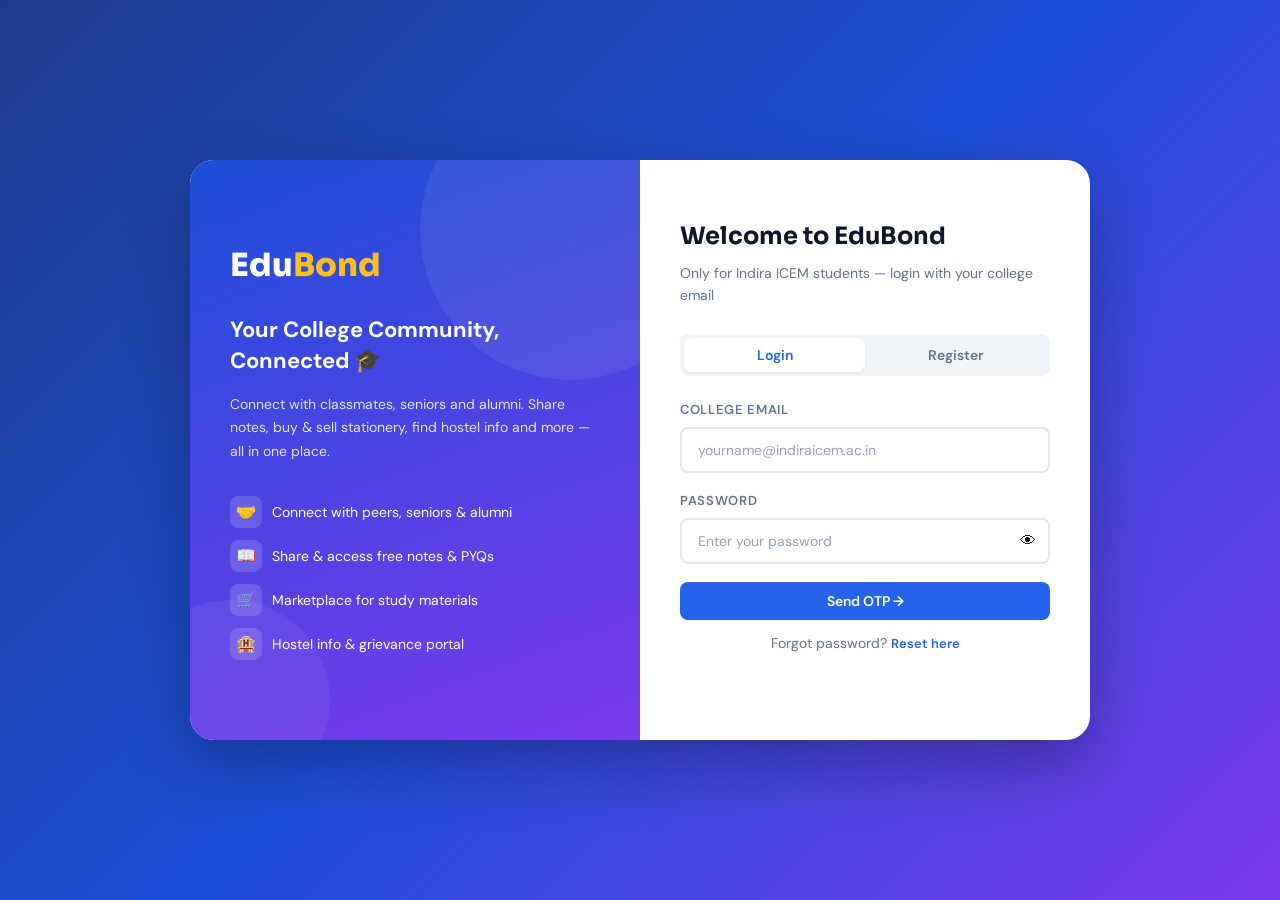
<file: index.html>
<!DOCTYPE html>
<html lang="en">
<head>
  <meta charset="UTF-8" />
  <meta name="viewport" content="width=device-width, initial-scale=1.0" />
  <title>EduBond – Login</title>
  <link rel="stylesheet" href="style.css" />
  <style>
    body { background: linear-gradient(135deg, #1e3a8a 0%, #1d4ed8 50%, #7c3aed 100%); min-height: 100vh; display: flex; align-items: center; justify-content: center; padding: 24px; }
    .auth-container { display: flex; width: 100%; max-width: 900px; border-radius: 24px; overflow: hidden; box-shadow: 0 24px 64px rgba(0,0,0,0.3); background: var(--surface); min-height: 580px; }
    .auth-left {
      flex: 1;
      background: linear-gradient(160deg, #1d4ed8, #7c3aed);
      padding: 48px 40px;
      display: flex; flex-direction: column; justify-content: center;
      color: #fff;
      position: relative;
      overflow: hidden;
    }
    .auth-left::before {
      content: '';
      position: absolute;
      width: 300px; height: 300px;
      background: rgba(255,255,255,0.07);
      border-radius: 50%;
      top: -80px; right: -80px;
    }
    .auth-left::after {
      content: '';
      position: absolute;
      width: 200px; height: 200px;
      background: rgba(255,255,255,0.05);
      border-radius: 50%;
      bottom: -60px; left: -60px;
    }
    .auth-logo { font-family: var(--font-head); font-size: 32px; font-weight: 800; margin-bottom: 24px; position: relative; z-index: 1; }
    .auth-logo span { color: #fbbf24; }
    .auth-tagline { font-size: 22px; font-weight: 700; line-height: 1.4; margin-bottom: 16px; position: relative; z-index: 1; }
    .auth-desc { font-size: 14px; opacity: 0.85; line-height: 1.7; position: relative; z-index: 1; }
    .auth-features { margin-top: 32px; display: flex; flex-direction: column; gap: 12px; position: relative; z-index: 1; }
    .auth-feature { display: flex; align-items: center; gap: 10px; font-size: 14px; }
    .auth-feature .icon { width: 32px; height: 32px; background: rgba(255,255,255,0.15); border-radius: 8px; display: flex; align-items: center; justify-content: center; font-size: 16px; }
    .auth-right { flex: 1; padding: 48px 40px; display: flex; flex-direction: column; justify-content: center; overflow-y: auto; }
    .auth-right h2 { font-size: 24px; margin-bottom: 6px; }
    .auth-right p { color: var(--text-muted); font-size: 14px; margin-bottom: 28px; }
    .tabs-auth { display: flex; gap: 0; background: var(--surface2); border-radius: var(--radius-sm); padding: 4px; margin-bottom: 24px; }
    .tab-auth { flex: 1; padding: 8px 16px; border: none; background: none; border-radius: var(--radius-sm); font-family: var(--font-body); font-size: 14px; font-weight: 600; cursor: pointer; color: var(--text-muted); transition: all 0.2s; }
    .tab-auth.active { background: var(--surface); color: var(--primary); box-shadow: var(--shadow-sm); }
    .otp-box { display: flex; gap: 8px; justify-content: center; margin: 8px 0 16px; }
    .otp-digit { width: 46px; height: 52px; border: 2px solid var(--border); border-radius: var(--radius-sm); text-align: center; font-size: 20px; font-weight: 700; font-family: var(--font-head); color: var(--primary); outline: none; background: var(--surface); transition: border-color 0.2s; }
    .otp-digit:focus { border-color: var(--primary); box-shadow: 0 0 0 3px rgba(37,99,235,0.1); }
    .resend-link { color: var(--primary); font-size: 13px; cursor: pointer; font-weight: 600; }
    .resend-link:hover { text-decoration: underline; }
    .college-badge { background: var(--primary-light); color: var(--primary); border: 1px solid #bfdbfe; border-radius: var(--radius-sm); padding: 10px 16px; font-size: 13px; font-weight: 500; margin-top: -8px; margin-bottom: 12px; display: flex; align-items: center; gap: 8px; }
    @media (max-width: 640px) {
      .auth-left { display: none; }
      .auth-right { padding: 32px 24px; }
      .auth-container { border-radius: 16px; }
      .otp-box { gap: 6px; }
      .otp-digit { width: 42px; height: 48px; font-size: 18px; }
    }
    @media (max-width: 400px) {
      .otp-box { gap: 5px; }
      .otp-digit { width: 38px; height: 44px; font-size: 17px; }
    }
  </style>
</head>
<body>
<div class="auth-container">
  <!-- Left Panel -->
  <div class="auth-left">
    <div class="auth-logo">Edu<span>Bond</span></div>
    <div class="auth-tagline">Your College Community, Connected 🎓</div>
    <div class="auth-desc">Connect with classmates, seniors and alumni. Share notes, buy & sell stationery, find hostel info and more — all in one place.</div>
    <div class="auth-features">
      <div class="auth-feature"><div class="icon">🤝</div><span>Connect with peers, seniors & alumni</span></div>
      <div class="auth-feature"><div class="icon">📖</div><span>Share & access free notes & PYQs</span></div>
      <div class="auth-feature"><div class="icon">🛒</div><span>Marketplace for study materials</span></div>
      <div class="auth-feature"><div class="icon">🏨</div><span>Hostel info & grievance portal</span></div>
    </div>
  </div>

  <!-- Right Panel -->
  <div class="auth-right">
    <h2>Welcome to EduBond</h2>
    <p>Only for Indira ICEM students — login with your college email</p>

    <div class="tabs-auth">
      <button class="tab-auth active" onclick="switchAuthTab('login')">Login</button>
      <button class="tab-auth" onclick="switchAuthTab('register')">Register</button>
    </div>

    <!-- LOGIN FORM -->
    <div id="loginForm">
      <div id="loginStep1">
        <div class="input-group">
          <label>College Email</label>
          <input class="input-field" type="email" id="loginEmail" placeholder="yourname@indiraicem.ac.in" />
        </div>
        <div class="input-group">
          <label>Password</label>
          <div style="position:relative">
            <input class="input-field" type="password" id="loginPass" placeholder="Enter your password" />
            <span onclick="togglePwd('loginPass',this)" style="position:absolute;right:14px;top:50%;transform:translateY(-50%);cursor:pointer;font-size:16px;">👁</span>
          </div>
        </div>
        <button class="btn btn-primary btn-full" onclick="doLoginStep1()">Send OTP →</button>
        <p class="text-center text-sm mt-3 text-muted">Forgot password? <span class="resend-link">Reset here</span></p>
      </div>

      <div id="loginStep2" class="hidden">
        <div class="college-badge">📧 OTP sent to <strong id="loginEmailShow"></strong></div>
        <div class="input-group">
          <label>Enter 6-digit OTP</label>
          <div class="otp-box">
            <input class="otp-digit" maxlength="1" data-idx="0" inputmode="numeric" pattern="[0-9]*" autocomplete="one-time-code" />
            <input class="otp-digit" maxlength="1" data-idx="1" inputmode="numeric" pattern="[0-9]*" />
            <input class="otp-digit" maxlength="1" data-idx="2" inputmode="numeric" pattern="[0-9]*" />
            <input class="otp-digit" maxlength="1" data-idx="3" inputmode="numeric" pattern="[0-9]*" />
            <input class="otp-digit" maxlength="1" data-idx="4" inputmode="numeric" pattern="[0-9]*" />
            <input class="otp-digit" maxlength="1" data-idx="5" inputmode="numeric" pattern="[0-9]*" />
          </div>
        </div>
        <button class="btn btn-primary btn-full" onclick="verifyOTP('login')">Verify & Login</button>
        <p class="text-center text-sm mt-3 text-muted">Didn't receive? <span class="resend-link" onclick="resendOTP()">Resend OTP</span></p>
      </div>
    </div>

    <!-- REGISTER FORM -->
    <div id="registerForm" class="hidden">
      <div id="regStep1">
        <div class="grid-2" style="gap:12px;margin-bottom:0">
          <div class="input-group" style="margin-bottom:14px">
            <label>Full Name</label>
            <input class="input-field" id="regName" placeholder="Your full name" />
          </div>
          <div class="input-group" style="margin-bottom:14px">
            <label>College Email</label>
            <input class="input-field" type="email" id="regEmail" placeholder="you@indiraicem.ac.in" />
          </div>
        </div>
        <div class="grid-2" style="gap:12px;margin-bottom:0">
          <div class="input-group" style="margin-bottom:14px">
            <label>Which Year?</label>
            <select class="input-field" id="regYear">
              <option value="">Select Year</option>
              <option>1st Year</option><option>2nd Year</option><option>3rd Year</option><option>4th Year</option><option>Alumni</option>
            </select>
          </div>
          <div class="input-group" style="margin-bottom:14px">
            <label>Branch</label>
            <select class="input-field" id="regBranch">
              <option value="">Select Branch</option>
              <option>CSE</option><option>AI & DS</option><option>IT</option><option>ECE</option><option>EE</option><option>ME</option><option>CE</option><option>CH</option>
            </select>
          </div>
        </div>
        <div class="input-group">
          <label>Password</label>
          <div style="position:relative">
            <input class="input-field" type="password" id="regPass" placeholder="Create a strong password" />
            <span onclick="togglePwd('regPass',this)" style="position:absolute;right:14px;top:50%;transform:translateY(-50%);cursor:pointer;font-size:16px;">👁</span>
          </div>
        </div>
        <div class="college-badge">🔒 Only <strong>@indiraicem.ac.in</strong> emails are accepted</div>
        <button class="btn btn-primary btn-full" onclick="doRegisterStep1()">Send OTP →</button>
      </div>

      <div id="regStep2" class="hidden">
        <div class="college-badge">📧 OTP sent to <strong id="regEmailShow"></strong></div>
        <div class="input-group">
          <label>Enter 6-digit OTP</label>
          <div class="otp-box">
            <input class="otp-digit" maxlength="1" inputmode="numeric" pattern="[0-9]*" autocomplete="one-time-code" />
            <input class="otp-digit" maxlength="1" inputmode="numeric" pattern="[0-9]*" />
            <input class="otp-digit" maxlength="1" inputmode="numeric" pattern="[0-9]*" />
            <input class="otp-digit" maxlength="1" inputmode="numeric" pattern="[0-9]*" />
            <input class="otp-digit" maxlength="1" inputmode="numeric" pattern="[0-9]*" />
            <input class="otp-digit" maxlength="1" inputmode="numeric" pattern="[0-9]*" />
          </div>
        </div>
        <button class="btn btn-primary btn-full" onclick="verifyOTP('register')">Verify & Register</button>
        <p class="text-center text-sm mt-3 text-muted">Wrong email? <span class="resend-link" onclick="document.getElementById('regStep2').classList.add('hidden');document.getElementById('regStep1').classList.remove('hidden')">Go Back</span></p>
      </div>
    </div>
  </div>
</div>

<div id="toastContainer" class="toast-container"></div>

<script src="utils.js"></script>
<script>
  // Keep login as the default landing page, even if a prior session exists.

  function switchAuthTab(tab) {
    document.querySelectorAll('.tab-auth').forEach((t, i) => t.classList.toggle('active', (i === 0 && tab === 'login') || (i === 1 && tab === 'register')));
    document.getElementById('loginForm').classList.toggle('hidden', tab !== 'login');
    document.getElementById('registerForm').classList.toggle('hidden', tab !== 'register');
  }

  function togglePwd(id, el) {
    const inp = document.getElementById(id);
    inp.type = inp.type === 'password' ? 'text' : 'password';
    el.textContent = inp.type === 'password' ? '👁' : '🙈';
  }

  // OTP auto-focus
  document.addEventListener('input', e => {
    if (!e.target.classList.contains('otp-digit')) return;
    const val = e.target.value.replace(/\D/g, '');
    e.target.value = val;
    if (val && e.target.nextElementSibling?.classList.contains('otp-digit')) e.target.nextElementSibling.focus();
  });
  document.addEventListener('keydown', e => {
    if (!e.target.classList.contains('otp-digit')) return;
    if (e.key === 'Backspace' && !e.target.value && e.target.previousElementSibling?.classList.contains('otp-digit')) e.target.previousElementSibling.focus();
  });
  document.addEventListener('paste', e => {
    if (!e.target.classList.contains('otp-digit')) return;
    e.preventDefault();
    const text = (e.clipboardData?.getData('text') || '').replace(/\D/g, '').slice(0, 6);
    if (!text) return;
    const box = e.target.closest('.otp-box');
    if (!box) return;
    const digits = box.querySelectorAll('.otp-digit');
    for (let i = 0; i < digits.length; i++) digits[i].value = text[i] || '';
    const focusIdx = Math.min(text.length, digits.length) - 1;
    if (focusIdx >= 0) digits[focusIdx].focus();
  });

  let pendingAuth = { mode: '', email: '', password: '', name: '', year: '', branch: '' };

  async function postJSON(url, data) {
    const res = await fetch(url, {
      method: 'POST',
      headers: { 'Content-Type': 'application/json' },
      body: JSON.stringify(data),
    });
    let body = {};
    try { body = await res.json(); } catch { body = {}; }
    if (!res.ok) throw new Error(body.error || body.detail || 'Request failed');
    // Surface dev OTP in UI for local testing if backend includes it.
    if (body.dev_otp) {
      showToast(`DEV OTP: ${body.dev_otp}`, 'warning');
      console.log('DEV OTP', body.dev_otp);
    }
    return body;
  }

  function clearOtp(stepId) {
    document.querySelectorAll(`#${stepId} .otp-digit`).forEach((d, i) => {
      d.value = '';
      if (i === 0) d.focus();
    });
  }

  async function doLoginStep1() {
    const email = document.getElementById('loginEmail').value.trim();
    const pass = document.getElementById('loginPass').value;
    if (!email.endsWith('@indiraicem.ac.in')) return showToast('Only @indiraicem.ac.in emails allowed!', 'error');
    if (!pass) return showToast('Please enter your password', 'error');
    try {
      const data = await postJSON('/api/auth/send-otp/', { email, purpose: 'login' });
      pendingAuth = { mode: 'login', email: email.toLowerCase(), password: pass, name: '', year: '', branch: '' };
      showToast(data.message || 'OTP sent to your email', 'success');
      document.getElementById('loginEmailShow').textContent = email;
      document.getElementById('loginStep1').classList.add('hidden');
      document.getElementById('loginStep2').classList.remove('hidden');
      clearOtp('loginStep2');
    } catch (err) {
      showToast(err.message, 'error');
    }
  }

  async function doRegisterStep1() {
    const name = document.getElementById('regName').value.trim();
    const email = document.getElementById('regEmail').value.trim();
    const year = document.getElementById('regYear').value;
    const branch = document.getElementById('regBranch').value;
    const pass = document.getElementById('regPass').value;
    if (!name) return showToast('Please enter your name', 'error');
    if (!email.endsWith('@indiraicem.ac.in')) return showToast('Only @indiraicem.ac.in emails allowed!', 'error');
    if (!year) return showToast('Select your year', 'error');
    if (!branch) return showToast('Select your branch', 'error');
    if (pass.length < 6) return showToast('Password must be at least 6 characters', 'error');
    try {
      const data = await postJSON('/api/auth/send-otp/', { email, purpose: 'register' });
      pendingAuth = { mode: 'register', email: email.toLowerCase(), password: pass, name, year, branch };
      showToast(data.message || 'OTP sent to your email', 'success');
      document.getElementById('regEmailShow').textContent = email;
      document.getElementById('regStep1').classList.add('hidden');
      document.getElementById('regStep2').classList.remove('hidden');
      clearOtp('regStep2');
    } catch (err) {
      showToast(err.message, 'error');
    }
  }

  async function verifyOTP(mode) {
    const step = mode === 'login' ? 'loginStep2' : 'regStep2';
    const digits = document.querySelectorAll(`#${step} .otp-digit`);
    const entered = Array.from(digits).map(d => d.value).join('');
    if (entered.length < 6) return showToast('Enter all 6 digits', 'error');
    if (pendingAuth.mode !== mode || !pendingAuth.email) return showToast('Please request OTP again.', 'error');

    try {
      const data = mode === 'login'
        ? await postJSON('/api/auth/login/', {
            email: pendingAuth.email,
            password: pendingAuth.password,
            otp: entered,
          })
        : await postJSON('/api/auth/register/', {
            email: pendingAuth.email,
            name: pendingAuth.name,
            year: pendingAuth.year,
            branch: pendingAuth.branch,
            password: pendingAuth.password,
            otp: entered,
          });

      const u = data.user || {};
      const savedProfile = JSON.parse(
        localStorage.getItem(`edubond_profile_${(u.email || pendingAuth.email || '').toLowerCase()}`) || 'null'
      );
      const fallbackName = (u.name || u.email || pendingAuth.email || 'user')
        .split('@')[0]
        .replace(/[._-]+/g, ' ')
        .replace(/\b\w/g, c => c.toUpperCase());
      const localUser = {
        name: u.name || savedProfile?.name || fallbackName || 'User',
        email: (u.email || pendingAuth.email || '').toLowerCase(),
        year: u.year || savedProfile?.year || pendingAuth.year || '3rd Year',
        branch: u.branch || savedProfile?.branch || pendingAuth.branch || 'CSE',
        college: u.college_name || 'Indira ICEM',
        avatar: u.profile_pic || savedProfile?.avatar || '',
        is_staff: !!u.is_staff,
        is_superuser: !!u.is_superuser,
      };
      localStorage.removeItem('edubond_profile');
      localStorage.setItem('edubond_access', data.access || '');
      localStorage.setItem('edubond_refresh', data.refresh || '');
      Auth.setUser(localUser);
      showToast('OTP verified! Logging in...', 'success');
      setTimeout(() => window.location.href = 'home.html', 800);
    } catch (err) {
      showToast(err.message, 'error');
    }
  }

  async function resendOTP() {
    if (!pendingAuth.email || !pendingAuth.mode) return showToast('Please start login/register first.', 'warning');
    try {
      const data = await postJSON('/api/auth/send-otp/', { email: pendingAuth.email, purpose: pendingAuth.mode });
      showToast(data.message || 'New OTP sent', 'warning');
      clearOtp(pendingAuth.mode === 'login' ? 'loginStep2' : 'regStep2');
    } catch (err) {
      showToast(err.message, 'error');
    }
  }
</script>
</body>
</html>
</file>
<file: style.css>
@import url('https://fonts.googleapis.com/css2?family=Sora:wght@300;400;500;600;700;800&family=DM+Sans:wght@300;400;500;600&display=swap');

:root {
  --primary: #2563eb;
  --primary-dark: #1d4ed8;
  --primary-light: #dbeafe;
  --accent: #f59e0b;
  --accent-dark: #d97706;
  --success: #10b981;
  --danger: #ef4444;
  --bg: #f8fafc;
  --surface: #ffffff;
  --surface2: #f1f5f9;
  --border: #e2e8f0;
  --text: #0f172a;
  --text-muted: #64748b;
  --text-light: #94a3b8;
  --shadow-sm: 0 1px 3px rgba(0,0,0,0.08);
  --shadow: 0 4px 16px rgba(0,0,0,0.10);
  --shadow-lg: 0 8px 32px rgba(0,0,0,0.14);
  --radius: 12px;
  --radius-sm: 8px;
  --radius-lg: 20px;
  --font-head: 'Sora', sans-serif;
  --font-body: 'DM Sans', sans-serif;
  --nav-h: 64px;
}

* { margin: 0; padding: 0; box-sizing: border-box; }

body {
  font-family: var(--font-body);
  background: var(--bg);
  color: var(--text);
  min-height: 100vh;
  line-height: 1.6;
}

h1,h2,h3,h4,h5 { font-family: var(--font-head); font-weight: 700; }

a { text-decoration: none; color: inherit; }

/* BUTTONS */
.btn {
  display: inline-flex;
  align-items: center;
  gap: 8px;
  padding: 10px 20px;
  border-radius: var(--radius-sm);
  font-family: var(--font-body);
  font-size: 14px;
  font-weight: 600;
  cursor: pointer;
  border: none;
  transition: all 0.2s ease;
}
.btn-primary { background: var(--primary); color: #fff; }
.btn-primary:hover { background: var(--primary-dark); transform: translateY(-1px); box-shadow: 0 4px 12px rgba(37,99,235,0.35); }
.btn-outline { background: transparent; color: var(--primary); border: 2px solid var(--primary); }
.btn-outline:hover { background: var(--primary-light); }
.btn-danger { background: var(--danger); color: #fff; }
.btn-danger:hover { background: #dc2626; }
.btn-success { background: var(--success); color: #fff; }
.btn-accent { background: var(--accent); color: #fff; }
.btn-accent:hover { background: var(--accent-dark); }
.btn-sm { padding: 6px 14px; font-size: 13px; }
.btn-full { width: 100%; justify-content: center; }

/* INPUTS */
.input-group { margin-bottom: 18px; }
.input-group label { display: block; font-size: 13px; font-weight: 600; color: var(--text-muted); margin-bottom: 6px; text-transform: uppercase; letter-spacing: 0.05em; }
.input-field {
  width: 100%;
  padding: 12px 16px;
  border: 2px solid var(--border);
  border-radius: var(--radius-sm);
  font-family: var(--font-body);
  font-size: 14px;
  background: var(--surface);
  color: var(--text);
  transition: border-color 0.2s;
  outline: none;
}
.input-field:focus { border-color: var(--primary); box-shadow: 0 0 0 3px rgba(37,99,235,0.10); }
.input-field::placeholder { color: var(--text-light); }
select.input-field { cursor: pointer; }

/* CARDS */
.card {
  background: var(--surface);
  border-radius: var(--radius);
  box-shadow: var(--shadow-sm);
  border: 1px solid var(--border);
  padding: 20px;
  transition: box-shadow 0.2s, transform 0.2s;
}
.card:hover { box-shadow: var(--shadow); }

/* BADGE */
.badge {
  display: inline-block;
  padding: 2px 10px;
  border-radius: 99px;
  font-size: 12px;
  font-weight: 600;
}
.badge-primary { background: var(--primary-light); color: var(--primary); }
.badge-success { background: #d1fae5; color: var(--success); }
.badge-accent { background: #fef3c7; color: var(--accent-dark); }
.badge-danger { background: #fee2e2; color: var(--danger); }

/* AVATAR */
.avatar {
  width: 40px; height: 40px;
  border-radius: 50%;
  background: var(--primary-light);
  color: var(--primary);
  display: flex; align-items: center; justify-content: center;
  font-weight: 700;
  font-size: 16px;
  font-family: var(--font-head);
  overflow: hidden;
  flex-shrink: 0;
}
.avatar img { width: 100%; height: 100%; object-fit: cover; }
.avatar-lg { width: 64px; height: 64px; font-size: 24px; }
.avatar-xl { width: 96px; height: 96px; font-size: 36px; }

/* NAVBAR */
.navbar {
  height: var(--nav-h);
  background: var(--surface);
  border-bottom: 1px solid var(--border);
  display: flex;
  align-items: center;
  padding: 0 24px;
  position: fixed;
  top: 0; left: 0; right: 0;
  z-index: 100;
  gap: 16px;
  box-shadow: var(--shadow-sm);
}
.nav-brand {
  font-family: var(--font-head);
  font-size: 22px;
  font-weight: 800;
  color: var(--primary);
  display: flex; align-items: center; gap: 8px;
  margin-right: 16px;
}
.nav-brand span { color: var(--accent); }
.nav-links { display: flex; align-items: center; gap: 4px; flex: 1; }
.nav-link {
  display: flex; align-items: center; gap: 6px;
  padding: 8px 14px;
  border-radius: var(--radius-sm);
  font-size: 14px;
  font-weight: 500;
  color: var(--text-muted);
  transition: all 0.2s;
  cursor: pointer;
  position: relative;
  border: none;
  background: none;
  font-family: var(--font-body);
}
.nav-link:hover { color: var(--primary); background: var(--primary-light); }
.nav-link.active { color: var(--primary); background: var(--primary-light); font-weight: 600; }
.nav-link .msg-count {
  background: var(--danger);
  color: #fff;
  font-size: 10px;
  min-width: 18px; height: 18px;
  border-radius: 99px;
  display: flex; align-items: center; justify-content: center;
  font-weight: 700;
}
.nav-search {
  display: flex; align-items: center;
  background: var(--surface2);
  border: 1px solid var(--border);
  border-radius: var(--radius-sm);
  padding: 8px 14px;
  gap: 8px;
  width: 220px;
  position: relative;
}
.nav-search input {
  background: none;
  border: none;
  outline: none;
  font-family: var(--font-body);
  font-size: 14px;
  color: var(--text);
  width: 100%;
}
.nav-search .search-icon { color: var(--text-muted); font-size: 16px; }
.nav-actions { display: flex; align-items: center; gap: 8px; margin-left: auto; }
.nav-icon-btn {
  width: 38px; height: 38px;
  border-radius: var(--radius-sm);
  display: flex; align-items: center; justify-content: center;
  background: none; border: none;
  cursor: pointer; color: var(--text-muted);
  font-size: 18px;
  transition: all 0.2s;
  position: relative;
}
.nav-icon-btn:hover { background: var(--surface2); color: var(--primary); }

/* MAIN CONTENT */
.main-content {
  margin-top: var(--nav-h);
  padding: 24px;
  max-width: 1200px;
  margin-left: auto;
  margin-right: auto;
}
.main-content-full {
  margin-top: var(--nav-h);
}

/* SEARCH DROPDOWN */
.search-dropdown {
  position: absolute;
  top: 100%;
  left: 0; right: 0;
  background: var(--surface);
  border: 1px solid var(--border);
  border-radius: var(--radius-sm);
  box-shadow: var(--shadow-lg);
  z-index: 200;
  max-height: 320px;
  overflow-y: auto;
  margin-top: 4px;
}
.search-item {
  display: flex; align-items: center; gap: 12px;
  padding: 10px 14px;
  cursor: pointer;
  transition: background 0.15s;
}
.search-item:hover { background: var(--surface2); }
.search-item .info .name { font-weight: 600; font-size: 14px; }
.search-item .info .sub { font-size: 12px; color: var(--text-muted); }

/* MODAL */
.modal-overlay {
  position: fixed; inset: 0;
  background: rgba(0,0,0,0.5);
  z-index: 1000;
  display: flex; align-items: center; justify-content: center;
  padding: 16px;
}
.modal {
  background: var(--surface);
  border-radius: var(--radius-lg);
  padding: 32px;
  width: 100%;
  max-width: 480px;
  box-shadow: var(--shadow-lg);
  position: relative;
  animation: modalIn 0.25s ease;
}
@keyframes modalIn {
  from { opacity: 0; transform: scale(0.95) translateY(10px); }
  to { opacity: 1; transform: scale(1) translateY(0); }
}
.modal-close {
  position: absolute; top: 16px; right: 16px;
  background: var(--surface2); border: none;
  border-radius: 50%; width: 32px; height: 32px;
  cursor: pointer; font-size: 16px; color: var(--text-muted);
  display: flex; align-items: center; justify-content: center;
}
.modal-close:hover { color: var(--text); background: var(--border); }

/* TOAST */
.toast-container {
  position: fixed; bottom: 24px; right: 24px;
  z-index: 9999;
  display: flex; flex-direction: column; gap: 8px;
}
.toast {
  background: var(--text);
  color: #fff;
  padding: 12px 20px;
  border-radius: var(--radius-sm);
  font-size: 14px;
  font-weight: 500;
  box-shadow: var(--shadow-lg);
  animation: slideIn 0.3s ease;
  display: flex; align-items: center; gap: 8px;
  min-width: 280px;
}
.toast.success { background: var(--success); }
.toast.error { background: var(--danger); }
.toast.warning { background: var(--accent-dark); }
@keyframes slideIn {
  from { opacity: 0; transform: translateX(100%); }
  to { opacity: 1; transform: translateX(0); }
}

/* UTILS */
.hidden { display: none !important; }
.flex { display: flex; }
.items-center { align-items: center; }
.gap-2 { gap: 8px; }
.gap-3 { gap: 12px; }
.gap-4 { gap: 16px; }
.mt-1 { margin-top: 4px; }
.mt-2 { margin-top: 8px; }
.mt-3 { margin-top: 12px; }
.mt-4 { margin-top: 16px; }
.mb-4 { margin-bottom: 16px; }
.text-muted { color: var(--text-muted); }
.text-sm { font-size: 13px; }
.text-center { text-align: center; }
.font-bold { font-weight: 700; }
.w-full { width: 100%; }

/* PAGE HEADER */
.page-header {
  display: flex; align-items: center; justify-content: space-between;
  margin-bottom: 24px;
}
.page-header h2 { font-size: 22px; }
.page-header p { color: var(--text-muted); font-size: 14px; margin-top: 2px; }

/* GRID */
.grid-2 { display: grid; grid-template-columns: repeat(2, 1fr); gap: 16px; }
.grid-3 { display: grid; grid-template-columns: repeat(3, 1fr); gap: 16px; }
.grid-4 { display: grid; grid-template-columns: repeat(4, 1fr); gap: 16px; }
@media (max-width: 768px) {
  .grid-2, .grid-3, .grid-4 { grid-template-columns: 1fr; }
  .navbar { padding: 0 12px; }
  .nav-search { width: 160px; }
  .main-content { padding: 16px; }
  .nav-links .nav-link span { display: none; }
}

/* SECTION TABS */
.tabs { display: flex; gap: 4px; background: var(--surface2); padding: 4px; border-radius: var(--radius-sm); }
.tab-btn {
  flex: 1;
  padding: 8px 16px;
  border: none;
  border-radius: var(--radius-sm);
  background: none;
  font-family: var(--font-body);
  font-size: 14px;
  font-weight: 500;
  cursor: pointer;
  color: var(--text-muted);
  transition: all 0.2s;
}
.tab-btn.active { background: var(--surface); color: var(--primary); box-shadow: var(--shadow-sm); font-weight: 600; }
.tab-panel { display: none; }
.tab-panel.active { display: block; }

/* CHATBOX */
.chatbox {
  position: fixed;
  bottom: 24px; right: 24px;
  width: 360px;
  height: 500px;
  background: var(--surface);
  border-radius: var(--radius-lg);
  box-shadow: var(--shadow-lg);
  border: 1px solid var(--border);
  display: flex; flex-direction: column;
  z-index: 500;
  overflow: hidden;
  animation: modalIn 0.25s ease;
}
.chatbox-header {
  background: var(--primary);
  color: #fff;
  padding: 14px 16px;
  display: flex; align-items: center; gap: 10px;
}
.chatbox-header .info .name { font-weight: 600; font-size: 15px; }
.chatbox-header .info .status { font-size: 12px; opacity: 0.8; }
.chatbox-close { margin-left: auto; background: none; border: none; color: #fff; cursor: pointer; font-size: 20px; opacity: 0.8; }
.chatbox-close:hover { opacity: 1; }
.chatbox-messages {
  flex: 1;
  overflow-y: auto;
  padding: 16px;
  display: flex; flex-direction: column; gap: 10px;
  background: #f8fafc;
}
.chat-msg { display: flex; gap: 8px; max-width: 85%; }
.chat-msg.sent { margin-left: auto; flex-direction: row-reverse; }
.chat-msg .bubble {
  padding: 8px 14px;
  border-radius: 18px;
  font-size: 14px;
  line-height: 1.5;
}
.chat-msg.recv .bubble { background: var(--surface); border: 1px solid var(--border); border-radius: 4px 18px 18px 18px; }
.chat-msg.sent .bubble { background: var(--primary); color: #fff; border-radius: 18px 4px 18px 18px; }
.chat-msg .time { font-size: 11px; color: var(--text-light); margin-top: 4px; text-align: right; }
.chatbox-input {
  padding: 12px;
  border-top: 1px solid var(--border);
  display: flex; gap: 8px;
  align-items: center;
}
.chatbox-input input {
  flex: 1;
  border: 1px solid var(--border);
  border-radius: 99px;
  padding: 8px 16px;
  font-size: 14px;
  outline: none;
  font-family: var(--font-body);
  background: var(--surface2);
}
.chatbox-input input:focus { border-color: var(--primary); }

/* EMPTY STATE */
.empty-state {
  display: flex; flex-direction: column; align-items: center; justify-content: center;
  padding: 64px 32px;
  color: var(--text-muted);
  text-align: center;
  gap: 12px;
}
.empty-state .icon { font-size: 48px; opacity: 0.4; }
.empty-state p { font-size: 14px; max-width: 280px; }

/* POST CARD */
.post-card { margin-bottom: 16px; }
.post-header { display: flex; align-items: flex-start; gap: 12px; margin-bottom: 12px; }
.post-header .info .author { font-weight: 600; font-size: 15px; }
.post-header .info .meta { font-size: 12px; color: var(--text-muted); }
.post-body { font-size: 14px; line-height: 1.7; color: var(--text); }
.post-actions { display: flex; align-items: center; gap: 16px; margin-top: 14px; padding-top: 14px; border-top: 1px solid var(--border); }
.post-action-btn {
  display: flex; align-items: center; gap: 6px;
  background: none; border: none;
  color: var(--text-muted); font-size: 13px; font-weight: 500;
  cursor: pointer; padding: 4px 8px;
  border-radius: var(--radius-sm);
  transition: all 0.2s;
  font-family: var(--font-body);
}
.post-action-btn:hover { color: var(--primary); background: var(--primary-light); }
.post-action-btn.liked { color: #ef4444; }

/* PRODUCT CARD */
.product-card { cursor: pointer; }
.product-img {
  width: 100%; height: 180px;
  background: var(--surface2);
  border-radius: var(--radius-sm);
  overflow: hidden;
  margin-bottom: 12px;
  display: flex; align-items: center; justify-content: center;
  color: var(--text-light);
  font-size: 40px;
}
.product-img img { width: 100%; height: 100%; object-fit: cover; }
.product-price { font-family: var(--font-head); font-size: 20px; font-weight: 700; color: var(--primary); }
.product-title { font-weight: 600; font-size: 15px; margin-bottom: 4px; }
.product-seller { font-size: 12px; color: var(--text-muted); display: flex; align-items: center; gap: 4px; }

/* NOTES CARD */
.notes-card { display: flex; align-items: flex-start; gap: 12px; }
.notes-icon { font-size: 28px; flex-shrink: 0; }
.notes-info .title { font-weight: 600; font-size: 15px; }
.notes-info .meta { font-size: 12px; color: var(--text-muted); margin-top: 2px; }
.notes-info .uploader { font-size: 12px; color: var(--primary); margin-top: 4px; }

/* HOSTEL CARD */
.hostel-room-img {
  width: 100%; height: 200px;
  border-radius: var(--radius-sm);
  overflow: hidden;
  background: var(--surface2);
  display: flex; align-items: center; justify-content: center;
  font-size: 48px;
  margin-bottom: 12px;
}

/* PROFILE PAGE */
.profile-cover {
  height: 180px;
  background: linear-gradient(135deg, var(--primary), #7c3aed);
  border-radius: var(--radius-lg) var(--radius-lg) 0 0;
}
.profile-info-card {
  margin-top: -48px;
  padding: 0 24px 24px;
}
.profile-avatar-wrap {
  display: flex; align-items: flex-end; justify-content: space-between;
  margin-bottom: 16px;
}
.profile-avatar {
  width: 96px; height: 96px;
  border-radius: 50%;
  border: 4px solid var(--surface);
  background: var(--primary-light);
  overflow: hidden;
  display: flex; align-items: center; justify-content: center;
  font-size: 36px; font-weight: 700; color: var(--primary);
  font-family: var(--font-head);
}
</file>
